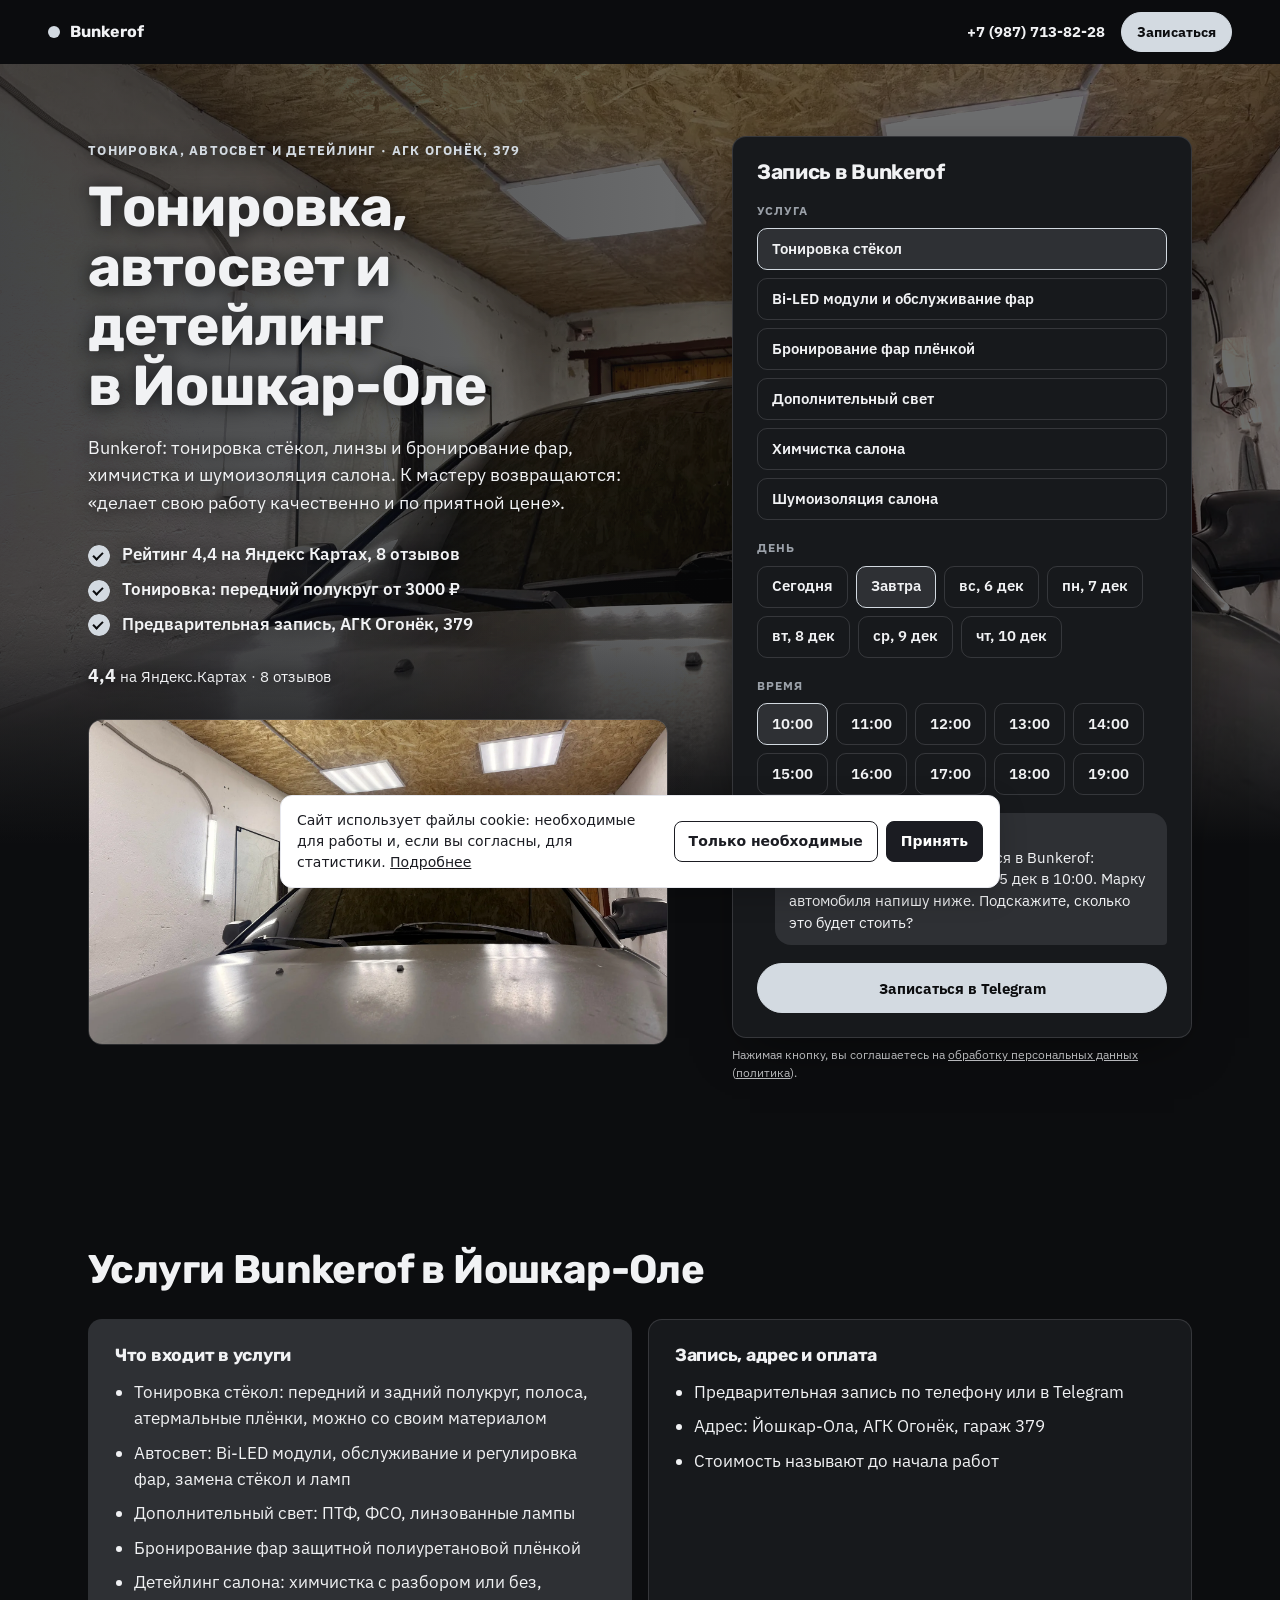
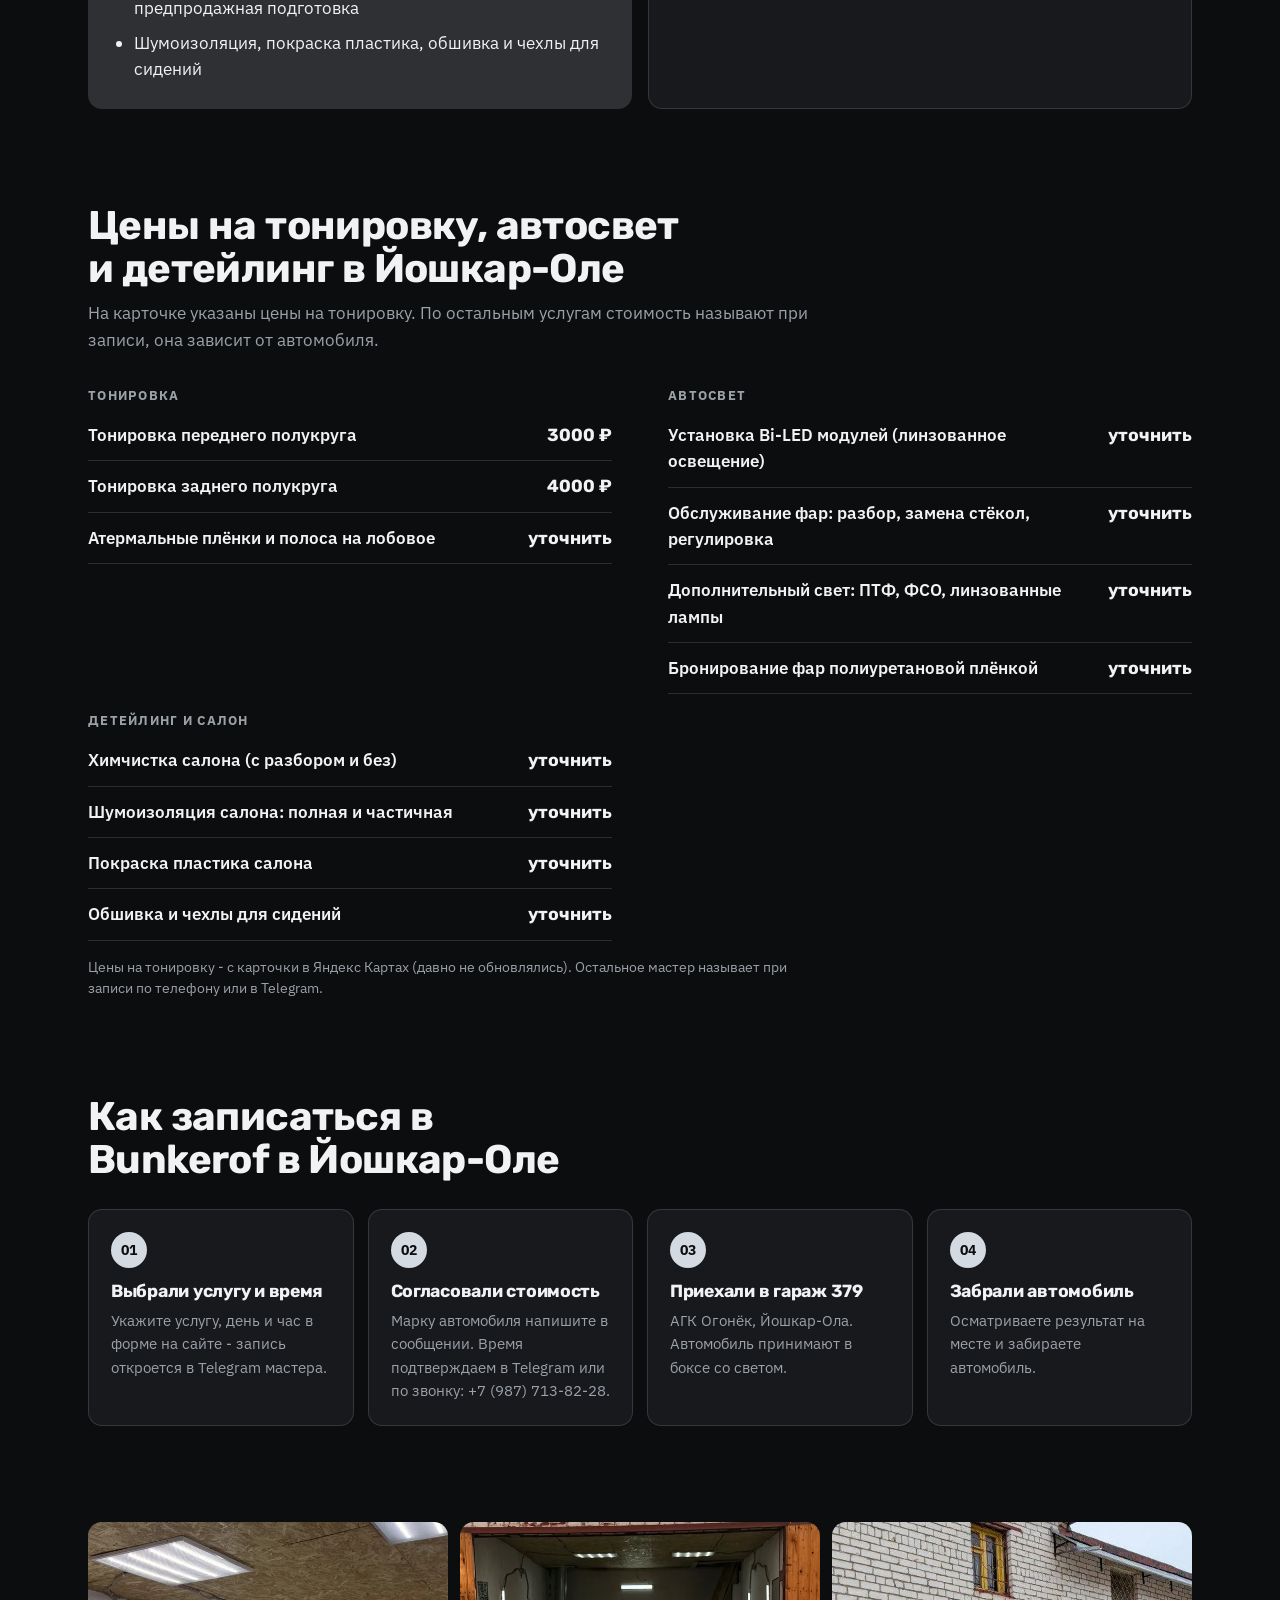
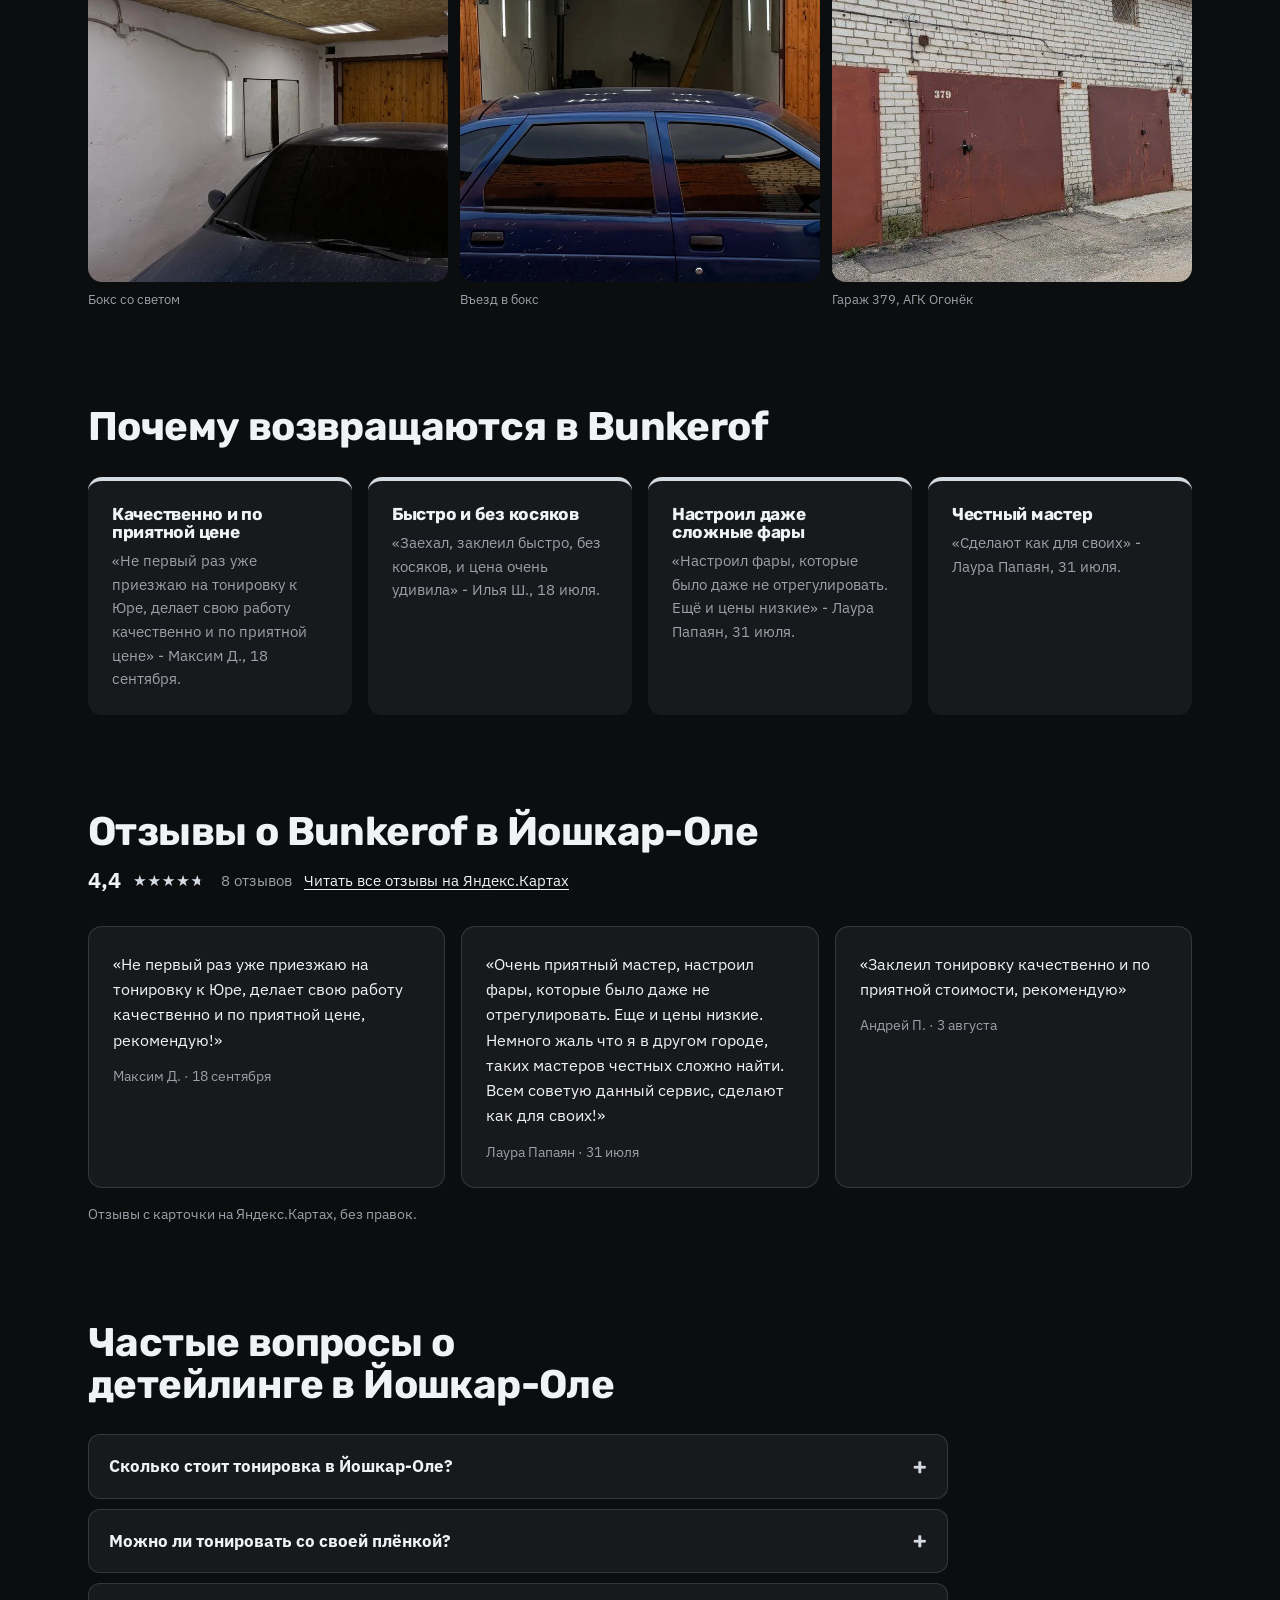
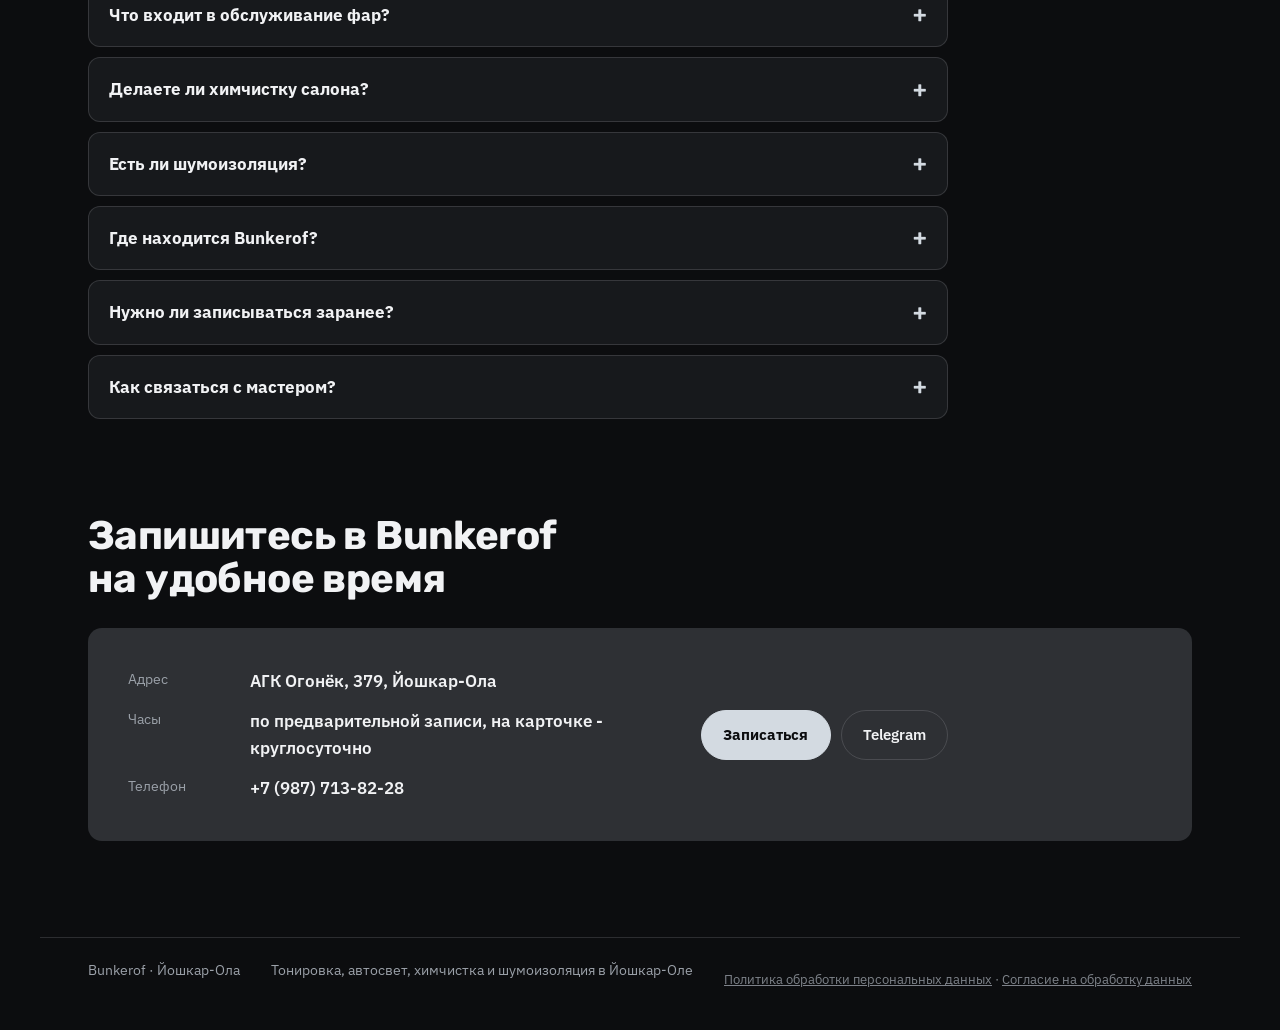
<file: index.html>
<!doctype html>
<html lang="ru">
<head>
<meta charset="utf-8">
<meta name="robots" content="noindex, nofollow" data-publish>
<meta name="viewport" content="width=device-width, initial-scale=1, viewport-fit=cover">
<title>Тонировка, автосвет и детейлинг в Йошкар-Оле - Bunkerof</title>
<link rel="canonical" href="https://ajax55sv-cell.github.io/bunkerof-yoshkar-ola/">
<meta name="description" content="Bunkerof в Йошкар-Оле, АГК Огонёк, 379: тонировка стёкол от 3000 ₽, Bi-LED модули, бронирование фар, химчистка и шумоизоляция салона. Рейтинг 4,4 на Яндекс Картах. Предварительная запись.">
<meta property="og:type" content="website">
<meta property="og:url" content="https://ajax55sv-cell.github.io/bunkerof-yoshkar-ola/">
<meta property="og:site_name" content="Bunkerof">
<meta property="og:locale" content="ru_RU">
<meta property="og:title" content="Тонировка, автосвет и детейлинг в Йошкар-Оле - Bunkerof">
<meta property="og:description" content="Bunkerof в Йошкар-Оле, АГК Огонёк, 379: тонировка стёкол от 3000 ₽, Bi-LED модули, бронирование фар, химчистка и шумоизоляция салона. Рейтинг 4,4 на Яндекс Картах. Предварительная запись.">
<meta property="og:image" content="https://ajax55sv-cell.github.io/bunkerof-yoshkar-ola/assets/og.jpg">
<link rel="preload" as="image" href="assets/hero.webp" fetchpriority="high">
<link rel="icon" href="data:image/svg+xml,%3Csvg xmlns=%27http://www.w3.org/2000/svg%27 viewBox=%270 0 32 32%27%3E%3Crect x=%276%27 y=%276%27 width=%2720%27 height=%2720%27 rx=%275%27 fill=%27%23d3dae1%27/%3E%3C/svg%3E">
<link rel="preconnect" href="https://fonts.googleapis.com">
<link rel="preconnect" href="https://fonts.gstatic.com" crossorigin>
<link href="https://fonts.googleapis.com/css2?family=Rubik:wght@600;700&family=IBM+Plex+Sans:wght@400;500;600&display=swap" rel="stylesheet">
<style>
:root { --c-canvas: #0c0d0f; --c-surface: #17191c; --c-ink: #f1f2f4; --c-ink-soft: #9ba1a9; --c-accent: #d3dae1; --c-accent-ink: #0c0d0f; --c-accent-deep: #d3dae1; --f-display: "Rubik", "Arial", system-ui, sans-serif; --f-text: "IBM Plex Sans", "Segoe UI", system-ui, sans-serif; --h1k: 1; }
</style>
<link rel="stylesheet" href="style-prod.css">
<script type="application/ld+json">[{"@context":"https://schema.org","@type":"AutoRepair","name":"Bunkerof","description":"Тонировка стёкол, автосвет, бронирование фар, химчистка и шумоизоляция салона в Йошкар-Оле.","url":"https://ajax55sv-cell.github.io/bunkerof-yoshkar-ola/","image":"https://ajax55sv-cell.github.io/bunkerof-yoshkar-ola/assets/og.jpg","telephone":"+79877138228","address":{"@type":"PostalAddress","streetAddress":"АГК Огонёк, 379","addressLocality":"Йошкар-Ола","addressRegion":"Республика Марий Эл","addressCountry":"RU"},"sameAs":["https://yandex.ru/maps/org/bunkerof/83016241567/"],"aggregateRating":{"@type":"AggregateRating","ratingValue":"4.4","ratingCount":"9","reviewCount":"8"},"hasOfferCatalog":{"@type":"OfferCatalog","name":"Услуги","itemListElement":[{"@type":"Offer","itemOffered":{"@type":"Service","name":"Тонировка автостёкол"}},{"@type":"Offer","itemOffered":{"@type":"Service","name":"Bi-LED модули и линзованный свет"}},{"@type":"Offer","itemOffered":{"@type":"Service","name":"Обслуживание и регулировка фар"}},{"@type":"Offer","itemOffered":{"@type":"Service","name":"Бронирование фар полиуретановой плёнкой"}},{"@type":"Offer","itemOffered":{"@type":"Service","name":"Химчистка салона"}},{"@type":"Offer","itemOffered":{"@type":"Service","name":"Шумоизоляция салона"}}]}},{"@context":"https://schema.org","@type":"FAQPage","mainEntity":[{"@type":"Question","name":"Сколько стоит тонировка в Йошкар-Оле?","acceptedAnswer":{"@type":"Answer","text":"По карточке Bunkerof на Яндекс Картах: тонировка переднего полукруга от 3000 ₽, заднего полукруга от 4000 ₽. Цены давно не обновлялись, точную сумму называют при записи."}},{"@type":"Question","name":"Можно ли тонировать со своей плёнкой?","acceptedAnswer":{"@type":"Answer","text":"В перечне услуг указана тонировка с вашим материалом. Подойдёт ли ваша плёнка, уточните при записи."}},{"@type":"Question","name":"Что входит в обслуживание фар?","acceptedAnswer":{"@type":"Answer","text":"Разбор, замена стёкол, регулировка и замена ламп. Отдельно ставят Bi-LED модули с линзованным освещением и бронируют фары полиуретановой плёнкой."}},{"@type":"Question","name":"Делаете ли химчистку салона?","acceptedAnswer":{"@type":"Answer","text":"Да, в перечне услуг есть полный детейлинг салона с разбором или без него и предпродажная подготовка."}},{"@type":"Question","name":"Есть ли шумоизоляция?","acceptedAnswer":{"@type":"Answer","text":"Да, мастер делает вибро- и шумоизоляцию, полную или частичную. Стоимость зависит от автомобиля."}},{"@type":"Question","name":"Где находится Bunkerof?","acceptedAnswer":{"@type":"Answer","text":"Йошкар-Ола, АГК Огонёк, 379. Это гараж в кооперативе, автомобиль принимают в боксе с освещением."}},{"@type":"Question","name":"Нужно ли записываться заранее?","acceptedAnswer":{"@type":"Answer","text":"На карточке указана предварительная запись. Позвоните по телефону +7 (987) 713-82-28 или напишите в Telegram."}},{"@type":"Question","name":"Как связаться с мастером?","acceptedAnswer":{"@type":"Answer","text":"Телефон +7 (987) 713-82-28 или Telegram @Bunkerof1. Время работы на карточке указано как круглосуточно, лучше уточнить при записи."}}]}]</script>
<style>
/* legal-add */
.legal-links{margin-top:10px;font-size:13px;opacity:.8;hyphens:none}
.legal-links a{color:inherit}
.ckn{margin:8px 0 0;font-size:12px;line-height:1.45;opacity:.75;hyphens:none}
.ckn a{color:inherit;text-decoration:underline}
.ckb{position:fixed;left:12px;right:12px;bottom:12px;z-index:9999;max-width:720px;margin:0 auto;padding:14px 16px;background:#fff;color:#1b1c22;border:1px solid #e7e8ee;border-radius:12px;box-shadow:0 8px 28px rgba(0,0,0,.18);font:400 14px/1.5 system-ui,-apple-system,"Segoe UI",Arial,sans-serif;hyphens:none;display:flex;gap:12px;align-items:center;flex-wrap:wrap}
.ckb p{margin:0;flex:1 1 280px}
.ckb a{color:inherit;text-decoration:underline}
.ckb__b{display:flex;gap:8px;flex-wrap:wrap}
.ckb button{font:inherit;font-weight:600;padding:9px 14px;border-radius:8px;border:1px solid #1b1c22;background:#fff;color:#1b1c22;cursor:pointer}
.ckb button[data-v="all"]{background:#1b1c22;color:#fff}
</style>
</head>
<body class="s-prod" id="top" data-wa="" data-tg="Bunkerof1" data-max="">
<header class="s-bar" data-s-bar>
  <a class="s-bar__brand" href="#top"><i aria-hidden="true"></i>Bunkerof</a>
  <div class="s-bar__right">
    <a class="s-bar__tel" href="tel:+79877138228">+7 (987) 713-82-28</a>
    <a class="s-btn s-btn--sm" href="#widget">Записаться</a>
  </div>
</header>
<main>
  <section class="s-hero">
    <div class="s-hero__text">
      <p class="s-eyebrow">Тонировка, автосвет и детейлинг · АГК Огонёк, 379</p>
      <h1>Тонировка, автосвет и детейлинг в <span class="nw">Йошкар-Оле</span></h1>
      <p class="s-lead">Bunkerof: тонировка стёкол, линзы и бронирование фар, химчистка и шумоизоляция салона. К мастеру возвращаются: «делает свою работу качественно и по приятной цене».</p>
      <ul class="s-ticks"><li>Рейтинг 4,4 на Яндекс Картах, 8 отзывов</li><li>Тонировка: передний полукруг от 3000 ₽</li><li>Предварительная запись, АГК Огонёк, 379</li></ul>
      <p class="s-rating"><b>4,4</b> на Яндекс.Картах · 8 отзывов</p>
      <figure class="s-hero__photo"><img class="" src="assets/hero.webp" alt="Бокс Bunkerof с белыми стенами и светодиодными светильниками, автомобиль на подготовке" loading="lazy" decoding="async" style="object-position:50% 50%"></figure>
    </div>
    <div class="s-hero__widget" id="widget"><form class="s-widget" data-s-booking data-days="7" data-closed="" data-slots="10:00,11:00,12:00,13:00,14:00,15:00,16:00,17:00,18:00,19:00" data-message="Здравствуйте! Хочу записаться в Bunkerof: {услуга}, {день} в {время}. Марку автомобиля напишу ниже. Подскажите, сколько это будет стоить?" onsubmit="return false">
      <h2 class="s-widget__title">Запись в Bunkerof</h2>
      <fieldset><legend>Услуга</legend>
        <div class="s-chips s-chips--col"><label class="s-chip s-chip--row"><input type="radio" name="svc" value="0" data-name="Тонировка стёкол" data-price="" data-from="" data-min="" checked><span>Тонировка стёкол</span><b></b></label><label class="s-chip s-chip--row"><input type="radio" name="svc" value="1" data-name="Bi-LED модули и обслуживание фар" data-price="" data-from="" data-min=""><span>Bi-LED модули и обслуживание фар</span><b></b></label><label class="s-chip s-chip--row"><input type="radio" name="svc" value="2" data-name="Бронирование фар плёнкой" data-price="" data-from="" data-min=""><span>Бронирование фар плёнкой</span><b></b></label><label class="s-chip s-chip--row"><input type="radio" name="svc" value="3" data-name="Дополнительный свет" data-price="" data-from="" data-min=""><span>Дополнительный свет</span><b></b></label><label class="s-chip s-chip--row"><input type="radio" name="svc" value="4" data-name="Химчистка салона" data-price="" data-from="" data-min=""><span>Химчистка салона</span><b></b></label><label class="s-chip s-chip--row"><input type="radio" name="svc" value="5" data-name="Шумоизоляция салона" data-price="" data-from="" data-min=""><span>Шумоизоляция салона</span><b></b></label></div>
      </fieldset>
      <fieldset><legend>День</legend><div class="s-chips" data-s-days></div></fieldset>
      <fieldset><legend>Время</legend><div class="s-chips" data-s-times></div></fieldset>
      <div class="s-bubble" aria-live="polite"><span class="s-bubble__label">Ваше сообщение</span><p data-s-bubble></p></div>
      <div class="s-send">
        <a class="s-btn s-btn--wide" data-s-msg="telegram" href="https://t.me/Bunkerof1" target="_blank" rel="noopener">Записаться в Telegram</a>
      </div>
      <p class="s-send__note" data-s-copied hidden>Текст скопирован - вставьте его в чат.</p>
      
    </form><p class="ckn">Нажимая кнопку, вы соглашаетесь на <a href="soglasie.html">обработку персональных данных</a> (<a href="politika.html">политика</a>).</p></div>
    <figure class="s-hero__bg" aria-hidden="true"><img class="" src="assets/hero.webp" alt="Бокс Bunkerof с белыми стенами и светодиодными светильниками, автомобиль на подготовке" decoding="async" style="object-position:50% 50%" fetchpriority="high"></figure>
  </section>

  <section class="s-section s-reveal">
    <header class="s-section__head"><h2>Услуги Bunkerof в <span class="nw">Йошкар-Оле</span></h2></header>
    <div class="s-incl">
      <div><h3>Что входит в услуги</h3><ul><li>Тонировка стёкол: передний и задний полукруг, полоса, атермальные плёнки, можно со своим материалом</li><li>Автосвет: Bi-LED модули, обслуживание и регулировка фар, замена стёкол и ламп</li><li>Дополнительный свет: ПТФ, ФСО, линзованные лампы</li><li>Бронирование фар защитной полиуретановой плёнкой</li><li>Детейлинг салона: химчистка с разбором или без, предпродажная подготовка</li><li>Шумоизоляция, покраска пластика, обшивка и чехлы для сидений</li></ul></div>
      <div><h3>Запись, адрес и оплата</h3><ul><li>Предварительная запись по телефону или в Telegram</li><li>Адрес: <span class="nw">Йошкар-Ола</span>, АГК Огонёк, гараж 379</li><li>Стоимость называют до начала работ</li></ul></div>
    </div>
  </section>

  <section class="s-section s-reveal" id="prices">
    <header class="s-section__head"><h2>Цены на тонировку, автосвет и детейлинг в <span class="nw">Йошкар-Оле</span></h2><p>На карточке указаны цены на тонировку. По остальным услугам стоимость называют при записи, она зависит от автомобиля.</p></header>
    <div class="s-board"><div class="s-board__group">
      <h3 class="s-board__title">Тонировка</h3>
      <ul class="s-board__list">
        <li class="s-board__row"><span class="s-board__name">Тонировка переднего полукруга</span><span class="s-board__dots" aria-hidden="true"></span><span class="s-board__price">3000 ₽</span></li>
        <li class="s-board__row"><span class="s-board__name">Тонировка заднего полукруга</span><span class="s-board__dots" aria-hidden="true"></span><span class="s-board__price">4000 ₽</span></li>
        <li class="s-board__row"><span class="s-board__name">Атермальные плёнки и полоса на лобовое</span><span class="s-board__dots" aria-hidden="true"></span><span class="s-board__price">уточнить</span></li>
      </ul>
    </div>
<div class="s-board__group">
      <h3 class="s-board__title">Автосвет</h3>
      <ul class="s-board__list">
        <li class="s-board__row"><span class="s-board__name">Установка Bi-LED модулей (линзованное освещение)</span><span class="s-board__dots" aria-hidden="true"></span><span class="s-board__price">уточнить</span></li>
        <li class="s-board__row"><span class="s-board__name">Обслуживание фар: разбор, замена стёкол, регулировка</span><span class="s-board__dots" aria-hidden="true"></span><span class="s-board__price">уточнить</span></li>
        <li class="s-board__row"><span class="s-board__name">Дополнительный свет: ПТФ, ФСО, линзованные лампы</span><span class="s-board__dots" aria-hidden="true"></span><span class="s-board__price">уточнить</span></li>
        <li class="s-board__row"><span class="s-board__name">Бронирование фар полиуретановой плёнкой</span><span class="s-board__dots" aria-hidden="true"></span><span class="s-board__price">уточнить</span></li>
      </ul>
    </div>
<div class="s-board__group">
      <h3 class="s-board__title">Детейлинг и салон</h3>
      <ul class="s-board__list">
        <li class="s-board__row"><span class="s-board__name">Химчистка салона (с разбором и без)</span><span class="s-board__dots" aria-hidden="true"></span><span class="s-board__price">уточнить</span></li>
        <li class="s-board__row"><span class="s-board__name">Шумоизоляция салона: полная и частичная</span><span class="s-board__dots" aria-hidden="true"></span><span class="s-board__price">уточнить</span></li>
        <li class="s-board__row"><span class="s-board__name">Покраска пластика салона</span><span class="s-board__dots" aria-hidden="true"></span><span class="s-board__price">уточнить</span></li>
        <li class="s-board__row"><span class="s-board__name">Обшивка и чехлы для сидений</span><span class="s-board__dots" aria-hidden="true"></span><span class="s-board__price">уточнить</span></li>
      </ul>
    </div></div>
    <p class="s-note">Цены на тонировку - с карточки в Яндекс Картах (давно не обновлялись). Остальное мастер называет при записи по телефону или в Telegram.</p>
  </section>

  <section class="s-section s-reveal">
    <header class="s-section__head"><h2>Как записаться в Bunkerof в <span class="nw">Йошкар-Оле</span></h2></header>
    <ol class="s-steps">
      <li class="s-steps__item"><span class="s-steps__n">01</span><h3>Выбрали услугу и время</h3><p>Укажите услугу, день и час в форме на сайте - запись откроется в Telegram мастера.</p></li>
      <li class="s-steps__item"><span class="s-steps__n">02</span><h3>Согласовали стоимость</h3><p>Марку автомобиля напишите в сообщении. Время подтверждаем в Telegram или по звонку: +7 (987) 713-82-28.</p></li>
      <li class="s-steps__item"><span class="s-steps__n">03</span><h3>Приехали в гараж 379</h3><p>АГК Огонёк, <span class="nw">Йошкар-Ола</span>. Автомобиль принимают в боксе со светом.</p></li>
      <li class="s-steps__item"><span class="s-steps__n">04</span><h3>Забрали автомобиль</h3><p>Осматриваете результат на месте и забираете автомобиль.</p></li>
    </ol>
  </section>

  <section class="s-photos s-reveal" aria-label="Фото Bunkerof"><h2 class="sr-only">Фото Bunkerof в <span class="nw">Йошкар-Оле</span></h2><figure><img class="" src="assets/bokc.webp" alt="Автомобиль в боксе Bunkerof под светодиодными панелями" loading="lazy" decoding="async"><figcaption>Бокс со светом</figcaption></figure><figure><img class="" src="assets/vezd.webp" alt="Синий автомобиль у въезда в бокс Bunkerof" loading="lazy" decoding="async"><figcaption>Въезд в бокс</figcaption></figure><figure><img class="" src="assets/garazh.webp" alt="Гараж 379 в АГК Огонёк в Йошкар-Оле" loading="lazy" decoding="async"><figcaption>Гараж 379, АГК Огонёк</figcaption></figure></section>

  <section class="s-section s-reveal">
    <header class="s-section__head"><h2>Почему возвращаются в Bunkerof</h2></header>
    <ul class="s-promises">
      <li><h3>Качественно и по приятной цене</h3><p>«Не первый раз уже приезжаю на тонировку к Юре, делает свою работу качественно и по приятной цене» - Максим Д., 18 сентября.</p></li>
      <li><h3>Быстро и без косяков</h3><p>«Заехал, заклеил быстро, без косяков, и цена очень удивила» - Илья Ш., 18 июля.</p></li>
      <li><h3>Настроил даже сложные фары</h3><p>«Настроил фары, которые было даже не отрегулировать. Ещё и цены низкие» - Лаура Папаян, 31 июля.</p></li>
      <li><h3>Честный мастер</h3><p>«Сделают как для своих» - Лаура Папаян, 31 июля.</p></li>
    </ul>
  </section>

  <section class="s-section s-reveal">
    <header class="s-section__head s-section__head--reviews"><h2>Отзывы о Bunkerof в <span class="nw">Йошкар-Оле</span></h2><p class="s-reviews__rating"><span class="s-reviews__num">4,4</span><span class="s-reviews__stars" style="--r: 4.4" aria-label="рейтинг 4,4 из 5"></span><span class="s-reviews__count">8 отзывов</span><a class="s-reviews__all" href="https://yandex.ru/maps/org/bunkerof/83016241567/" target="_blank" rel="noopener">Читать все отзывы на Яндекс.Картах</a></p></header>
    <ul class="s-reviews">
      <li><blockquote>«Не первый раз уже приезжаю на тонировку к Юре, делает свою работу качественно и по приятной цене, рекомендую!»</blockquote><p class="s-reviews__who">Максим Д. · 18 сентября</p></li>
      <li><blockquote>«Очень приятный мастер, настроил фары, которые было даже не отрегулировать. Еще и цены низкие. Немного жаль что я в другом городе, таких мастеров честных сложно найти. Всем советую данный сервис, сделают как для своих!»</blockquote><p class="s-reviews__who">Лаура Папаян · 31 июля</p></li>
      <li><blockquote>«Заклеил тонировку качественно и по приятной стоимости, рекомендую»</blockquote><p class="s-reviews__who">Андрей П. · 3 августа</p></li>
    </ul>
    <p class="s-note">Отзывы с карточки на Яндекс.Картах, без правок.</p>
  </section>

  <section class="s-section s-reveal">
    <header class="s-section__head"><h2>Частые вопросы о детейлинге в <span class="nw">Йошкар-Оле</span></h2></header>
    <div class="s-faq"><details><summary>Сколько стоит тонировка в <span class="nw">Йошкар-Оле</span>?</summary><p>По карточке Bunkerof на Яндекс Картах: тонировка переднего полукруга от 3000 ₽, заднего полукруга от 4000 ₽. Цены давно не обновлялись, точную сумму называют при записи.</p></details><details><summary>Можно ли тонировать со своей плёнкой?</summary><p>В перечне услуг указана тонировка с вашим материалом. Подойдёт ли ваша плёнка, уточните при записи.</p></details><details><summary>Что входит в обслуживание фар?</summary><p>Разбор, замена стёкол, регулировка и замена ламп. Отдельно ставят Bi-LED модули с линзованным освещением и бронируют фары полиуретановой плёнкой.</p></details><details><summary>Делаете ли химчистку салона?</summary><p>Да, в перечне услуг есть полный детейлинг салона с разбором или без него и предпродажная подготовка.</p></details><details><summary>Есть ли шумоизоляция?</summary><p>Да, мастер делает вибро- и шумоизоляцию, полную или частичную. Стоимость зависит от автомобиля.</p></details><details><summary>Где находится Bunkerof?</summary><p><span class="nw">Йошкар-Ола</span>, АГК Огонёк, 379. Это гараж в кооперативе, автомобиль принимают в боксе с освещением.</p></details><details><summary>Нужно ли записываться заранее?</summary><p>На карточке указана предварительная запись. Позвоните по телефону +7 (987) 713-82-28 или напишите в Telegram.</p></details><details><summary>Как связаться с мастером?</summary><p>Телефон +7 (987) 713-82-28 или Telegram @Bunkerof1. Время работы на карточке указано как круглосуточно, лучше уточнить при записи.</p></details></div>
  </section>

  <section class="s-section s-final s-reveal" id="contacts">
    <header class="s-section__head"><h2>Запишитесь в Bunkerof на удобное время</h2></header>
    <div class="s-contacts">
      <dl>
        <div><dt>Адрес</dt><dd>АГК Огонёк, 379, <span class="nw">Йошкар-Ола</span></dd></div>
        <div><dt>Часы</dt><dd>по предварительной записи, на карточке - круглосуточно</dd></div>
        <div><dt>Телефон</dt><dd><a href="tel:+79877138228">+7 (987) 713-82-28</a></dd></div>
      </dl>
      <div class="s-contacts__actions">
        <a class="s-btn" href="#widget">Записаться</a>
        
        <a class="s-btn s-btn--ghost" data-s-msg="telegram" href="https://t.me/Bunkerof1" target="_blank" rel="noopener">Telegram</a>
      </div>
    </div>
  </section>
</main>
<footer class="s-foot"><p>Bunkerof · <span class="nw">Йошкар-Ола</span></p><p>Тонировка, автосвет, химчистка и шумоизоляция в <span class="nw">Йошкар-Оле</span></p><p class="legal-links"><a href="politika.html">Политика обработки персональных данных</a> · <a href="soglasie.html">Согласие на обработку данных</a></p></footer>
<nav class="s-dock" aria-label="Быстрая связь"><a class="s-btn" href="#widget">Записаться</a><a class="s-btn s-btn--ghost" href="tel:+79877138228">Позвонить</a></nav>
<script src="style.js" defer></script>
<script>
(function(){var K='cookie-choice';try{if(localStorage.getItem(K))return}catch(e){}
var b=document.createElement('div');b.className='ckb';b.setAttribute('role','dialog');b.setAttribute('aria-label','Файлы cookie');
b.innerHTML='<p>Сайт использует файлы cookie: необходимые для работы и, если вы согласны, для статистики. <a href="politika.html">Подробнее</a></p><div class="ckb__b"><button type="button" data-v="necessary">Только необходимые</button><button type="button" data-v="all">Принять</button></div>';
b.addEventListener('click',function(e){var v=e.target.getAttribute&&e.target.getAttribute('data-v');if(!v)return;try{localStorage.setItem(K,v)}catch(x){}try{document.dispatchEvent(new CustomEvent('cookie-choice',{detail:v}))}catch(x){}b.remove()});
document.body.appendChild(b)})();
</script>
<!-- legal-add -->
</body>
</html>
</file>
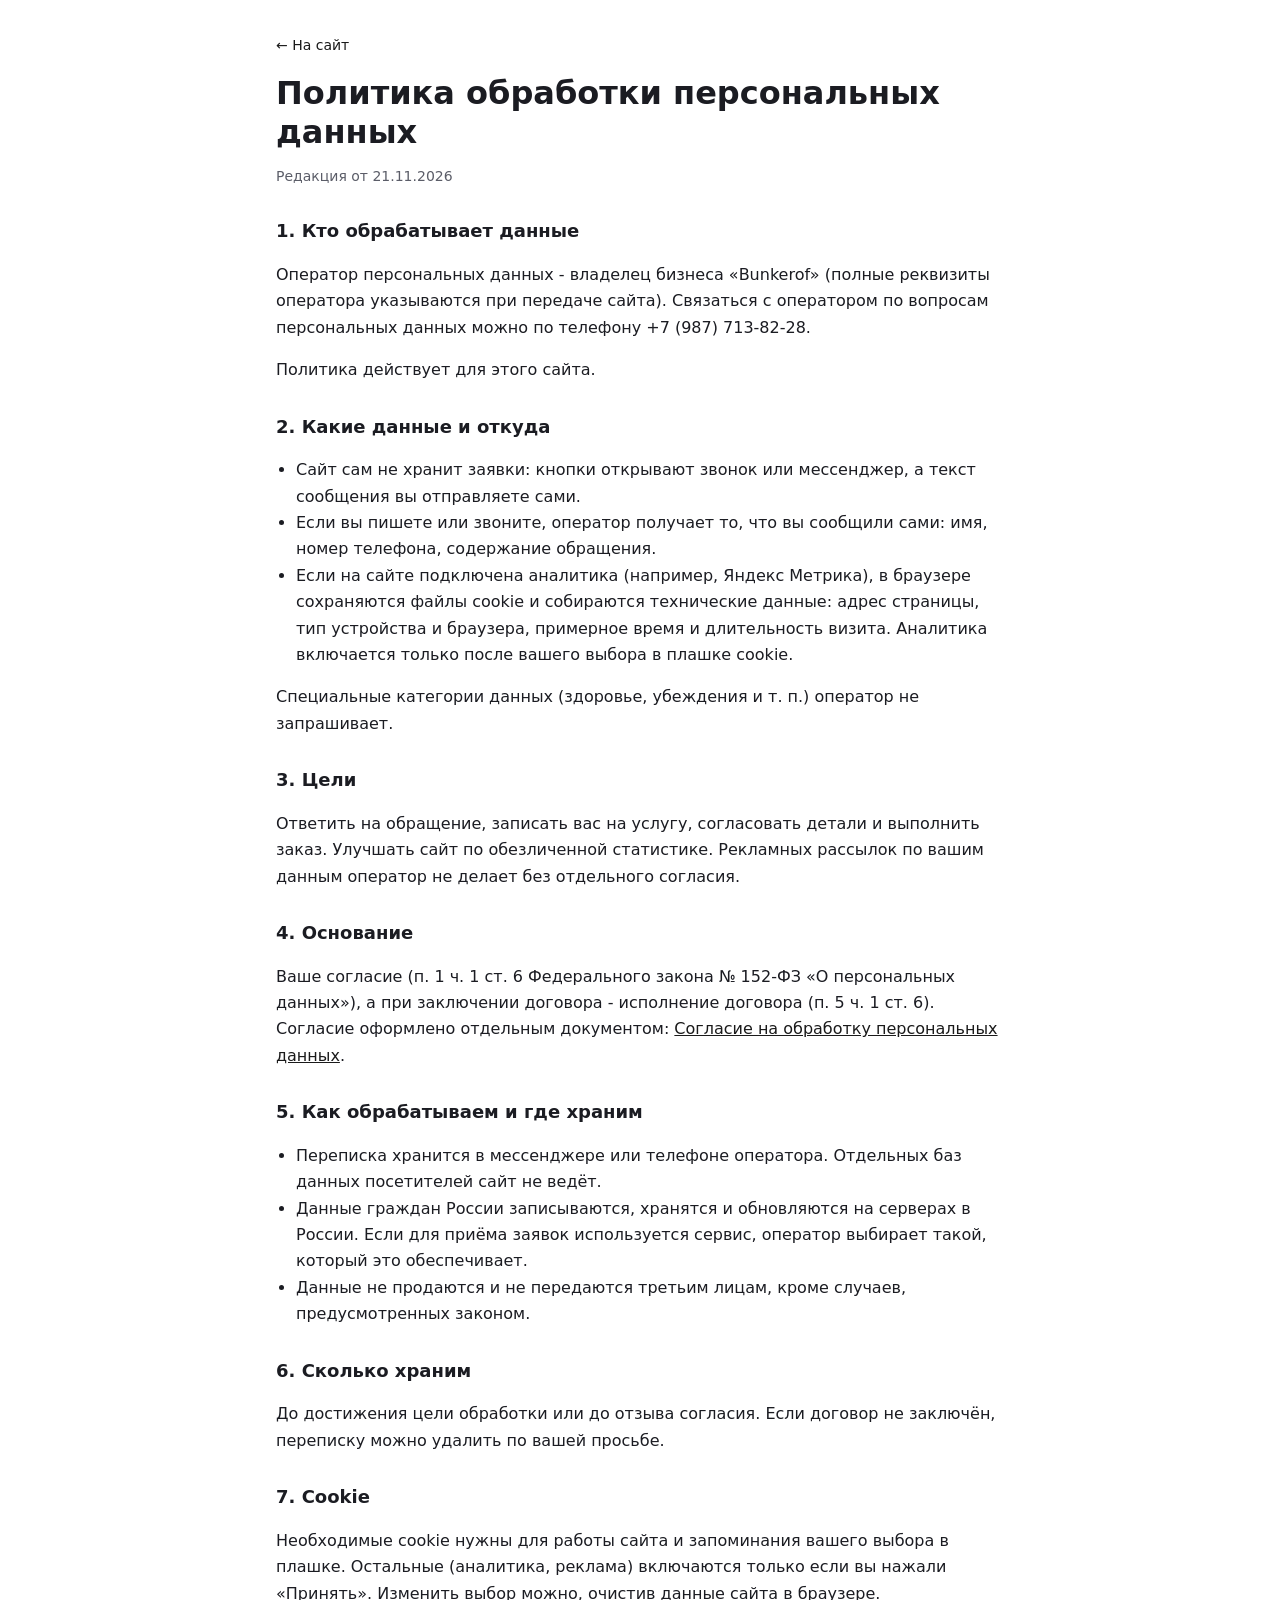
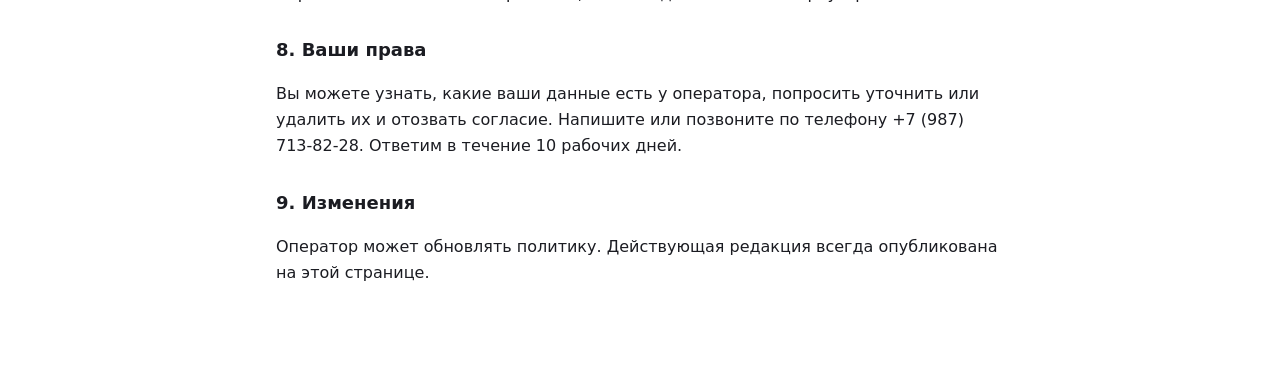
<file: politika.html>
<!doctype html>
<html lang="ru">
<head>
<meta charset="utf-8">
<meta name="viewport" content="width=device-width, initial-scale=1">
<title>Политика обработки персональных данных - Bunkerof</title>
<style>:root{--accent:#1a1a1a;--ink:#1b1c22;--ink-2:#5b5d68;--line:#e7e8ee}
*{box-sizing:border-box}
html,body,h1,h2,p,li{hyphens:none;-webkit-hyphens:none}
body{margin:0;background:#fff;color:var(--ink);font:400 16px/1.65 system-ui,-apple-system,"Segoe UI",Arial,sans-serif}
main{max-width:760px;margin:0 auto;padding:32px 16px 64px}
a{color:var(--accent)}
h1{font-size:clamp(24px,4vw,32px);line-height:1.2;margin:16px 0 6px}
h2{font-size:18px;margin:28px 0 8px}
.muted{color:var(--ink-2);font-size:14px}
.back{font-size:14px;text-decoration:none}
ul{padding-left:20px}</style>
</head>
<body>
<main>
<a class="back" href="./">← На сайт</a>
<h1>Политика обработки персональных данных</h1>
<p class="muted">Редакция от 21.11.2026</p>

<h2>1. Кто обрабатывает данные</h2>
<p>Оператор персональных данных - владелец бизнеса «Bunkerof» (полные реквизиты оператора указываются при передаче сайта). Связаться с оператором по вопросам персональных данных можно по телефону +7 (987) 713-82-28.</p>
<p>Политика действует для этого сайта.</p>

<h2>2. Какие данные и откуда</h2>
<ul>
<li>Сайт сам не хранит заявки: кнопки открывают звонок или мессенджер, а текст сообщения вы отправляете сами.</li>
<li>Если вы пишете или звоните, оператор получает то, что вы сообщили сами: имя, номер телефона, содержание обращения.</li>
<li>Если на сайте подключена аналитика (например, Яндекс Метрика), в браузере сохраняются файлы cookie и собираются технические данные: адрес страницы, тип устройства и браузера, примерное время и длительность визита. Аналитика включается только после вашего выбора в плашке cookie.</li>
</ul>
<p>Специальные категории данных (здоровье, убеждения и т. п.) оператор не запрашивает.</p>

<h2>3. Цели</h2>
<p>Ответить на обращение, записать вас на услугу, согласовать детали и выполнить заказ. Улучшать сайт по обезличенной статистике. Рекламных рассылок по вашим данным оператор не делает без отдельного согласия.</p>

<h2>4. Основание</h2>
<p>Ваше согласие (п. 1 ч. 1 ст. 6 Федерального закона № 152-ФЗ «О персональных данных»), а при заключении договора - исполнение договора (п. 5 ч. 1 ст. 6). Согласие оформлено отдельным документом: <a href="soglasie.html">Согласие на обработку персональных данных</a>.</p>

<h2>5. Как обрабатываем и где храним</h2>
<ul>
<li>Переписка хранится в мессенджере или телефоне оператора. Отдельных баз данных посетителей сайт не ведёт.</li>
<li>Данные граждан России записываются, хранятся и обновляются на серверах в России. Если для приёма заявок используется сервис, оператор выбирает такой, который это обеспечивает.</li>
<li>Данные не продаются и не передаются третьим лицам, кроме случаев, предусмотренных законом.</li>
</ul>

<h2>6. Сколько храним</h2>
<p>До достижения цели обработки или до отзыва согласия. Если договор не заключён, переписку можно удалить по вашей просьбе.</p>

<h2>7. Cookie</h2>
<p>Необходимые cookie нужны для работы сайта и запоминания вашего выбора в плашке. Остальные (аналитика, реклама) включаются только если вы нажали «Принять». Изменить выбор можно, очистив данные сайта в браузере.</p>

<h2>8. Ваши права</h2>
<p>Вы можете узнать, какие ваши данные есть у оператора, попросить уточнить или удалить их и отозвать согласие. Напишите или позвоните по телефону +7 (987) 713-82-28. Ответим в течение 10 рабочих дней.</p>

<h2>9. Изменения</h2>
<p>Оператор может обновлять политику. Действующая редакция всегда опубликована на этой странице.</p>

</main>
</body>
</html>
</file>
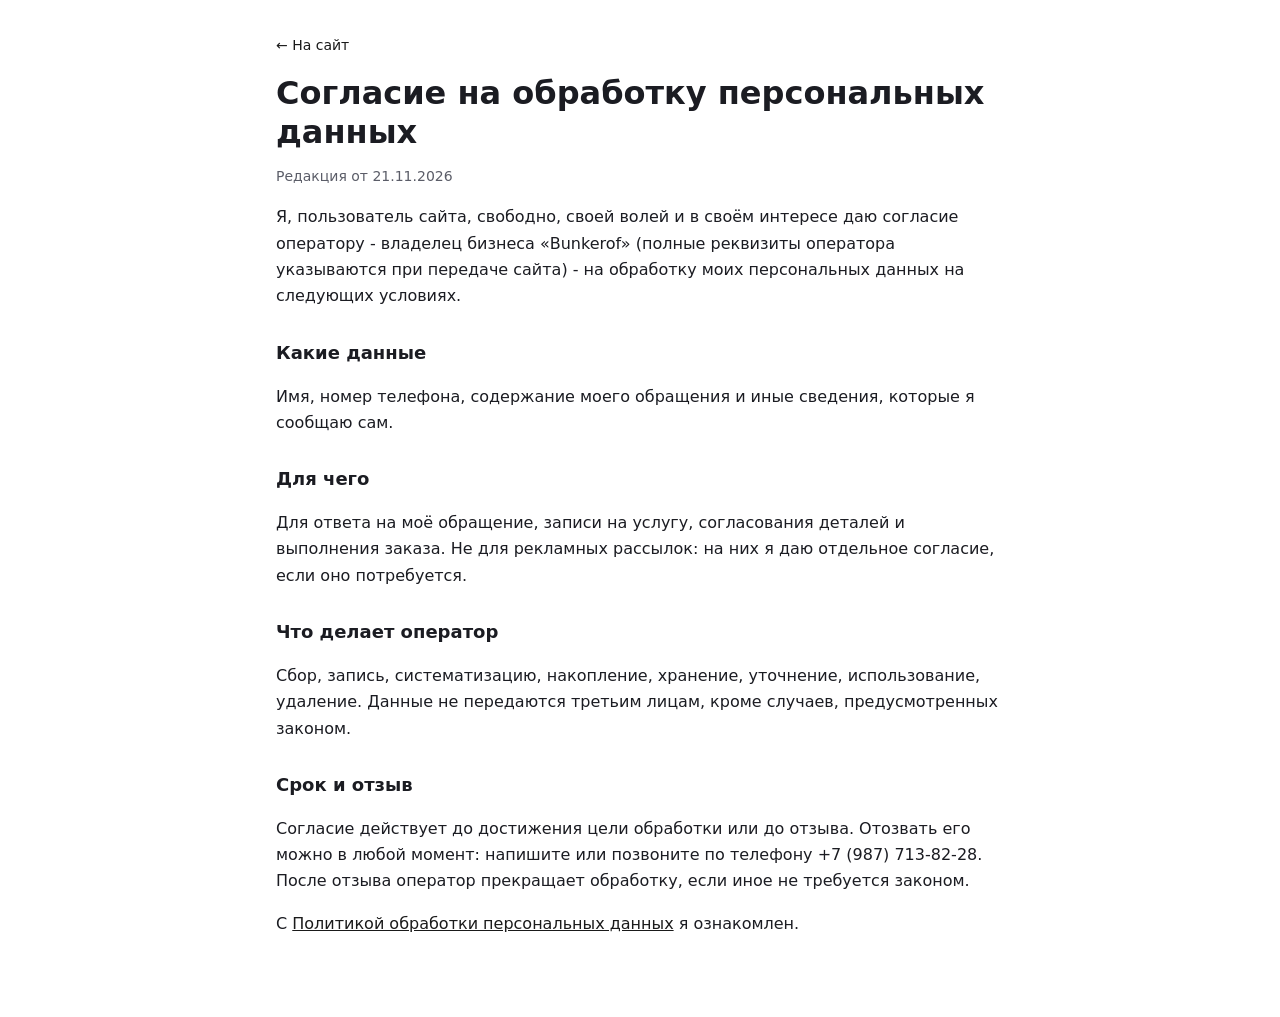
<file: soglasie.html>
<!doctype html>
<html lang="ru">
<head>
<meta charset="utf-8">
<meta name="viewport" content="width=device-width, initial-scale=1">
<title>Согласие на обработку персональных данных - Bunkerof</title>
<style>:root{--accent:#1a1a1a;--ink:#1b1c22;--ink-2:#5b5d68;--line:#e7e8ee}
*{box-sizing:border-box}
html,body,h1,h2,p,li{hyphens:none;-webkit-hyphens:none}
body{margin:0;background:#fff;color:var(--ink);font:400 16px/1.65 system-ui,-apple-system,"Segoe UI",Arial,sans-serif}
main{max-width:760px;margin:0 auto;padding:32px 16px 64px}
a{color:var(--accent)}
h1{font-size:clamp(24px,4vw,32px);line-height:1.2;margin:16px 0 6px}
h2{font-size:18px;margin:28px 0 8px}
.muted{color:var(--ink-2);font-size:14px}
.back{font-size:14px;text-decoration:none}
ul{padding-left:20px}</style>
</head>
<body>
<main>
<a class="back" href="./">← На сайт</a>
<h1>Согласие на обработку персональных данных</h1>
<p class="muted">Редакция от 21.11.2026</p>

<p>Я, пользователь сайта, свободно, своей волей и в своём интересе даю согласие оператору - владелец бизнеса «Bunkerof» (полные реквизиты оператора указываются при передаче сайта) - на обработку моих персональных данных на следующих условиях.</p>

<h2>Какие данные</h2>
<p>Имя, номер телефона, содержание моего обращения и иные сведения, которые я сообщаю сам.</p>

<h2>Для чего</h2>
<p>Для ответа на моё обращение, записи на услугу, согласования деталей и выполнения заказа. Не для рекламных рассылок: на них я даю отдельное согласие, если оно потребуется.</p>

<h2>Что делает оператор</h2>
<p>Сбор, запись, систематизацию, накопление, хранение, уточнение, использование, удаление. Данные не передаются третьим лицам, кроме случаев, предусмотренных законом.</p>

<h2>Срок и отзыв</h2>
<p>Согласие действует до достижения цели обработки или до отзыва. Отозвать его можно в любой момент: напишите или позвоните по телефону +7 (987) 713-82-28. После отзыва оператор прекращает обработку, если иное не требуется законом.</p>

<p>С <a href="politika.html">Политикой обработки персональных данных</a> я ознакомлен.</p>

</main>
</body>
</html>
</file>
<file: style-prod.css>
/* Стиль «Продающий»: лендинг под заявки. Главная деталь – калькулятор или онлайн-запись на первом экране
   и живое «сообщение-превью», которое уходит владельцу в мессенджер. Цвета и шрифты – из палитры ниши. */
*, *::before, *::after { box-sizing: border-box; }
:root {
  --hair: color-mix(in srgb, var(--c-ink) 14%, transparent);
  --tint: color-mix(in srgb, var(--c-accent) 12%, var(--c-surface));
  --wrap: 1200px; --gut: clamp(16px, 4vw, 48px);
  --r: 14px;
  --shadow: 0 18px 50px -18px color-mix(in srgb, #000 55%, transparent);
}
html { scroll-behavior: smooth; -webkit-text-size-adjust: 100%; overflow-x: clip; }
body { margin: 0; background: var(--c-canvas); color: var(--c-ink); font: 400 17px/1.55 var(--f-text); -webkit-font-smoothing: antialiased; }
img { display: block; max-width: 100%; }
a { color: inherit; }
h1, h2, h3 { font-family: var(--f-display); font-weight: 700; line-height: 1.06; margin: 0; letter-spacing: -.015em; text-wrap: balance; }
p { margin: 0; }
fieldset { border: 0; margin: 0; padding: 0; min-width: 0; }
:focus-visible { outline: 2px solid var(--c-accent); outline-offset: 3px; border-radius: 4px; }

.s-btn { display: inline-flex; align-items: center; justify-content: center; min-height: 50px; padding: 0 1.4em; border-radius: 999px;
  background: var(--c-accent); color: var(--c-accent-ink); font: 700 .95rem/1.1 var(--f-text); text-decoration: none; border: 1px solid var(--c-accent);
  text-align: center; transition: filter .2s ease, transform .2s ease; cursor: pointer; }
.s-btn:hover { filter: brightness(1.07); }
.s-btn:active { transform: translateY(1px); }
.s-btn--sm { min-height: 40px; padding: 0 1.1em; font-size: .85rem; }
.s-btn--ghost { background: transparent; color: var(--c-ink); border-color: var(--hair); font-weight: 600; }
.s-btn--wide { flex: 1; }

/* шапка */
.s-bar { position: sticky; top: 0; z-index: 30; display: flex; align-items: center; justify-content: space-between; gap: 16px;
  padding: 10px var(--gut); background: color-mix(in srgb, var(--c-canvas) 88%, transparent); -webkit-backdrop-filter: blur(10px); backdrop-filter: blur(10px); }
.s-bar.is-scrolled { box-shadow: 0 1px 0 var(--hair); }
.s-bar__brand { font: 700 1rem/1 var(--f-display); text-decoration: none; display: inline-flex; align-items: center; gap: .6em; min-height: 44px; white-space: nowrap; min-width: 0; }
.s-bar__brand i { width: .75em; height: .75em; border-radius: 50%; background: var(--c-accent); }
.s-bar__right { display: flex; align-items: center; gap: 16px; }
.s-bar__tel { text-decoration: none; font-weight: 700; font-size: .95rem; font-variant-numeric: tabular-nums; }

main { max-width: var(--wrap); margin: 0 auto; padding: 0 var(--gut); }

/* первый экран: текст слева, виджет справа, фото ниши – приглушённым фоном */
.s-hero { position: relative; display: grid; grid-template-columns: minmax(0, 1fr) minmax(0, 460px); gap: clamp(28px, 5vw, 64px); align-items: start;
  padding: clamp(32px, 6vw, 72px) 0 clamp(40px, 6vw, 72px); isolation: isolate; }
.s-hero__bg { position: absolute; z-index: -1; margin: 0; top: 0; left: calc(50% - 50vw); width: 100vw; height: min(78%, 620px); overflow: hidden; }
.s-hero__bg img { width: 100%; height: 100%; object-fit: cover; opacity: .3; filter: saturate(.85); }
.s-hero__bg::after { content: ""; position: absolute; inset: 0; background: linear-gradient(180deg, color-mix(in srgb, var(--c-canvas) 40%, transparent), var(--c-canvas) 96%); }
/* фото бизнеса крупно в левой колонке: владелец узнаёт своё место с первого экрана */
.s-hero__photo { margin: 30px 0 0; }
.s-hero__photo img { width: 100%; aspect-ratio: 16 / 9; object-fit: cover; border-radius: var(--r); border: 1px solid var(--hair); }
.s-hero__photo figcaption { margin-top: 8px; font-size: .84rem; color: var(--c-ink-soft); }
.s-eyebrow { display: inline-block; font-size: .8rem; font-weight: 700; letter-spacing: .1em; text-transform: uppercase; color: var(--c-accent-deep, var(--c-accent)); margin-bottom: 16px; }
.s-hero h1 { font-size: calc(clamp(2.1rem, 4.4vw, 3.7rem) * var(--h1k, 1)); overflow-wrap: normal; hyphens: none; }
.s-lead { margin-top: 18px; font-size: 1.12rem; color: var(--c-ink-soft); max-width: 32em; }
.s-ticks { list-style: none; margin: 26px 0 0; padding: 0; display: grid; gap: 12px; }
.s-ticks li { position: relative; padding-left: 34px; font-weight: 600; line-height: 1.35; }
.s-ticks li::before { content: ""; position: absolute; left: 0; top: .1em; width: 22px; height: 22px; border-radius: 50%; background: var(--c-accent);
  -webkit-mask: radial-gradient(circle, #000 0 100%); }
.s-ticks li::after { content: ""; position: absolute; left: 7px; top: calc(.1em + 5px); width: 6px; height: 10px; border: solid var(--c-accent-ink); border-width: 0 2px 2px 0; transform: rotate(45deg); }
.s-rating { margin-top: 26px; font-size: .92rem; color: var(--c-ink-soft); }
.s-rating b { color: var(--c-ink); font-size: 1.1rem; }

/* виджет */
.s-hero__widget { position: sticky; top: 76px; }
.s-widget { background: var(--c-surface); border-radius: var(--r); padding: 24px; box-shadow: var(--shadow); display: grid; gap: 18px; border: 1px solid var(--hair); }
.s-widget__title { font-size: 1.3rem; }
.s-widget legend, .s-range label { font-size: .78rem; font-weight: 700; letter-spacing: .08em; text-transform: uppercase; color: var(--c-ink-soft); margin-bottom: 8px; padding: 0; }
.s-chips { display: flex; flex-wrap: wrap; gap: 8px; }
.s-chips--col { flex-direction: column; flex-wrap: nowrap; }
.s-chip { position: relative; display: inline-flex; align-items: center; gap: 10px; min-height: 42px; padding: 8px 14px; border-radius: 10px; border: 1px solid var(--hair);
  cursor: pointer; font-size: .92rem; font-weight: 600; transition: border-color .15s ease, background-color .15s ease; }
.s-chip--row { justify-content: space-between; }
.s-chip--row b { font-weight: 700; white-space: nowrap; font-variant-numeric: tabular-nums; }
.s-chip--row b small { font-weight: 500; color: var(--c-ink-soft); }
.s-chip__p { font-weight: 500; font-size: .8rem; color: var(--c-ink-soft); white-space: nowrap; }
.s-chip input { position: absolute; opacity: 0; pointer-events: none; }
.s-chip:has(input:checked) { border-color: var(--c-accent); background: var(--tint); }
.s-chip:has(input:focus-visible) { outline: 2px solid var(--c-accent); outline-offset: 2px; }
.s-chip[aria-disabled="true"] { opacity: .4; cursor: default; }
.s-check { display: flex; align-items: center; gap: 10px; font-weight: 600; font-size: .92rem; cursor: pointer; }
.s-check input { width: 20px; height: 20px; accent-color: var(--c-accent); }
.s-check b { margin-left: auto; font-variant-numeric: tabular-nums; }
.s-range { display: grid; gap: 6px; }
.s-range label { display: flex; justify-content: space-between; margin: 0; }
.s-range label b { color: var(--c-ink); font-size: 1rem; font-weight: 700; letter-spacing: 0; text-transform: none; font-variant-numeric: tabular-nums; }
.s-range input { width: 100%; accent-color: var(--c-accent); height: 28px; }
.s-total { display: flex; align-items: baseline; justify-content: space-between; gap: 12px; padding-top: 14px; border-top: 1px solid var(--hair); }
.s-total span { color: var(--c-ink-soft); font-weight: 600; }
.s-total b { font: 700 1.9rem/1 var(--f-display); font-variant-numeric: tabular-nums; color: var(--c-accent); }

/* сообщение-превью: пузырь чата */
.s-bubble { position: relative; background: var(--tint); border-radius: 16px 16px 4px 16px; padding: 12px 14px; margin-left: 18px; }
.s-bubble__label { display: block; font-size: .72rem; font-weight: 700; letter-spacing: .08em; text-transform: uppercase; color: var(--c-ink-soft); margin-bottom: 4px; }
.s-bubble p { font-size: .93rem; line-height: 1.45; }
.s-send { display: flex; gap: 8px; }
.s-send__note { font-size: .82rem; color: var(--c-accent-deep, var(--c-accent)); }
.s-demo { font-size: .78rem; color: var(--c-ink-soft); }

/* секции */
.s-section { padding: clamp(56px, 8vw, 96px) 0 0; }
.s-section__head { display: grid; gap: 10px; margin-bottom: 28px; max-width: 46em; }
.s-section__head h2 { font-size: clamp(1.7rem, 3.2vw, 2.5rem); }
.s-section__head p { color: var(--c-ink-soft); }
.s-note { margin-top: 16px; font-size: .88rem; color: var(--c-ink-soft); max-width: 52em; }

.s-incl { display: grid; grid-template-columns: 1fr 1fr; gap: 16px; }
.s-incl > div { background: var(--c-surface); border-radius: var(--r); padding: 26px; border: 1px solid var(--hair); }
.s-incl > div:first-child { background: var(--tint); border-color: transparent; }
.s-incl h3 { font-size: 1.1rem; margin-bottom: 14px; }
.s-incl ul { margin: 0; padding-left: 1.1em; display: grid; gap: 8px; }

.s-board { display: grid; grid-template-columns: repeat(auto-fit, minmax(min(100%, 420px), 1fr)); gap: 12px 56px; }
.s-board__title { font: 700 .8rem var(--f-text); letter-spacing: .1em; text-transform: uppercase; color: var(--c-ink-soft); margin: 6px 0; }
.s-board__list { list-style: none; margin: 0; padding: 0; }
.s-board__row { display: flex; align-items: baseline; gap: 10px; padding: 12px 0; border-bottom: 1px solid var(--hair); }
.s-board__name { font-weight: 600; }
.s-board__name em { display: block; font-style: normal; font-size: .84rem; color: var(--c-ink-soft); font-weight: 400; }
.s-board__dots { flex: 1; }
.s-board__price { font: 700 1.1rem/1 var(--f-display); font-variant-numeric: tabular-nums; white-space: nowrap; }
.s-board__price small { font: 500 .78rem var(--f-text); color: var(--c-ink-soft); }

.s-steps { list-style: none; margin: 0; padding: 0; display: grid; grid-template-columns: repeat(auto-fit, minmax(min(100%, 170px), 1fr)); gap: 14px; }
.s-steps__item { background: var(--c-surface); border-radius: var(--r); padding: 22px; border: 1px solid var(--hair); }
.s-steps__n { display: inline-grid; place-items: center; width: 36px; height: 36px; border-radius: 50%; background: var(--c-accent); color: var(--c-accent-ink); font: 700 .85rem var(--f-text); }
.s-steps h3 { font-size: 1.1rem; margin-top: 14px; overflow-wrap: normal; hyphens: none; }
.s-steps__item { min-width: 0; }
.s-steps p { margin-top: 8px; color: var(--c-ink-soft); font-size: .95rem; }

.s-photos { display: grid; grid-template-columns: repeat(3, 1fr); gap: 12px; padding-top: clamp(56px, 8vw, 96px); }
.s-photos figure { margin: 0; }
.s-photos img { width: 100%; aspect-ratio: 1 / 1; object-fit: cover; border-radius: var(--r); }
.s-photos figcaption { font-size: .82rem; color: var(--c-ink-soft); margin-top: 8px; }

.s-promises { list-style: none; margin: 0; padding: 0; display: grid; grid-template-columns: repeat(auto-fit, minmax(min(100%, 260px), 1fr)); gap: 16px; }
.s-promises li { border-radius: var(--r); padding: 24px; background: var(--c-surface); border-top: 4px solid var(--c-accent); display: grid; gap: 8px; align-content: start; }
.s-promises h3 { font-size: 1.08rem; }
.s-promises p { color: var(--c-ink-soft); font-size: .95rem; }

.s-reviews { list-style: none; margin: 0; padding: 0; display: grid; grid-template-columns: repeat(auto-fit, minmax(min(100%, 280px), 1fr)); gap: 16px; }
.s-reviews li { background: var(--c-surface); border-radius: var(--r); padding: 24px; display: grid; gap: 14px; align-content: start; border: 1px solid var(--hair); }
.s-reviews blockquote { margin: 0; font-size: 1.02rem; }
.s-reviews__who { font-size: .85rem; color: var(--c-ink-soft); }
.s-section__head--reviews { max-width: none; }
.s-reviews__rating { display: flex; flex-wrap: wrap; align-items: center; gap: 6px 12px; color: var(--c-ink-soft); font-size: .95rem; }
.s-reviews__num { font-weight: 700; font-size: 1.4rem; color: var(--c-ink); }
.s-reviews__stars { --r: 5; display: inline-block; width: 5em; height: 1em; font-size: .95rem; line-height: 1; letter-spacing: .05em; white-space: nowrap; color: color-mix(in srgb, var(--c-ink) 18%, transparent); position: relative; }
.s-reviews__stars::before { content: "★★★★★"; }
.s-reviews__stars::after { content: "★★★★★"; position: absolute; inset: 0; width: calc(var(--r) / 5 * 100%); overflow: hidden; color: var(--c-accent); }
.s-reviews__all { color: var(--c-ink); text-underline-offset: 3px; }
.s-reviews__all:hover { color: var(--c-accent-deep, var(--c-accent)); }

.s-faq { display: grid; gap: 10px; max-width: 860px; }
.s-faq details { background: var(--c-surface); border-radius: 12px; border: 1px solid var(--hair); }
.s-faq summary { cursor: pointer; list-style: none; padding: 18px 52px 18px 20px; font-weight: 700; position: relative; }
.s-faq summary::-webkit-details-marker { display: none; }
.s-faq summary::after { content: "+"; position: absolute; right: 20px; top: 50%; transform: translateY(-50%); font: 700 1.4rem/1 var(--f-display); color: var(--c-accent); }
.s-faq details[open] summary::after { content: "–"; }
.s-faq details p { padding: 0 20px 18px; color: var(--c-ink-soft); }

.s-contacts { display: grid; grid-template-columns: 1.2fr 1fr; gap: 32px; background: var(--tint); border-radius: var(--r); padding: clamp(22px, 4vw, 40px); align-items: center; }
.s-contacts dl { margin: 0; display: grid; gap: 14px; }
.s-contacts dl div { display: grid; grid-template-columns: 110px 1fr; gap: 12px; }
.s-contacts dt { color: var(--c-ink-soft); font-size: .9rem; }
.s-contacts dd { margin: 0; font-weight: 600; }
.s-contacts dd a { text-decoration: none; }
.s-contacts__actions { display: flex; flex-wrap: wrap; gap: 10px; }

.s-foot { max-width: var(--wrap); margin: clamp(56px, 8vw, 96px) auto 0; padding: 22px var(--gut) 40px; border-top: 1px solid var(--hair);
  display: flex; justify-content: space-between; gap: 16px; font-size: .85rem; color: var(--c-ink-soft); flex-wrap: wrap; }
.s-dock { display: none; }
.s-slot { border-bottom: 1px dashed currentColor; opacity: .75; white-space: nowrap; }

@media (prefers-reduced-motion: no-preference) {
  .s-reveal { opacity: 0; transform: translateY(14px); transition: opacity .5s ease, transform .5s cubic-bezier(.2, .7, .2, 1); }
  .s-reveal.is-in { opacity: 1; transform: none; }
  .s-hero__text, .s-hero__widget { animation: s-rise .6s cubic-bezier(.2, .7, .2, 1) both; }
  .s-hero__widget { animation-delay: .1s; }
}
@keyframes s-rise { from { opacity: 0; transform: translateY(12px); } }

@media (max-width: 960px) {
  .s-hero { grid-template-columns: 1fr; }
  .s-hero__widget { position: static; }
  .s-hero__bg { height: 420px; }
  .s-hero__photo { display: none; }
  .s-incl, .s-contacts { grid-template-columns: 1fr; }
}
@media (max-width: 640px) {
  body { font-size: 16px; padding-bottom: 76px; }
  .s-bar__tel { display: none; }
  .s-bar { gap: 10px; }
  .s-bar__brand { font-size: .92rem; overflow: hidden; text-overflow: ellipsis; }
  .s-bar .s-btn--sm { white-space: nowrap; font-size: .78rem; padding: 0 .8em; flex-shrink: 0; }
  .s-widget { padding: 18px; }
  .s-steps { grid-template-columns: 1fr; }
  .s-photos { grid-template-columns: 1fr 1fr; }
  .s-photos figure:first-child { grid-column: 1 / -1; }
  .s-photos figure:first-child img { aspect-ratio: 16 / 10; }
  .s-contacts dl div { grid-template-columns: 1fr; gap: 2px; }
  .s-send { flex-direction: column; }
  .s-dock { display: flex; gap: 8px; position: fixed; z-index: 40; left: 0; right: 0; bottom: 0; padding: 10px 12px calc(10px + env(safe-area-inset-bottom));
    background: color-mix(in srgb, var(--c-canvas) 92%, transparent); -webkit-backdrop-filter: blur(10px); backdrop-filter: blur(10px); box-shadow: 0 -1px 0 var(--hair); }
  .s-dock .s-btn { flex: 1; min-height: 48px; font-size: .88rem; padding: 0 .9em; white-space: nowrap; }
  .s-dock .s-btn:first-child { flex: 1.7; }
}

/* nsv1 */
html, body, h1, h2, h3, p, li { hyphens: none; -webkit-hyphens: none; }
.nw { white-space: nowrap; }
html, body { overflow-x: clip; }
.sr-only { position: absolute; width: 1px; height: 1px; margin: -1px; padding: 0; overflow: hidden; clip: rect(0 0 0 0); white-space: nowrap; border: 0; }
.s-hero__bg { height: min(94%, 780px); }
.s-hero__bg img { opacity: .4; filter: saturate(1.05) brightness(1.25) contrast(1.05); object-position: 50% 50%; }
.s-hero__bg::after { background:
  linear-gradient(90deg, color-mix(in srgb, var(--c-canvas) 42%, transparent) 0%, color-mix(in srgb, var(--c-canvas) 24%, transparent) 30%, transparent 56%),
  linear-gradient(180deg, transparent 0%, transparent 70%, var(--c-canvas) 100%); }
.s-hero__text .s-lead, .s-hero__text .s-rating { color: var(--c-ink); text-shadow: 0 1px 14px color-mix(in srgb, var(--c-canvas) 90%, transparent); }
.s-hero__text h1, .s-hero__text .s-eyebrow, .s-hero__text .s-ticks { text-shadow: 0 2px 18px color-mix(in srgb, var(--c-canvas) 85%, transparent); }
@media (max-width: 880px) {
  .s-hero__bg { height: 560px; }
  .s-hero__bg::after { background:
    linear-gradient(180deg, color-mix(in srgb, var(--c-canvas) 48%, transparent) 0%, color-mix(in srgb, var(--c-canvas) 28%, transparent) 50%, var(--c-canvas) 100%); }
}
</file>
